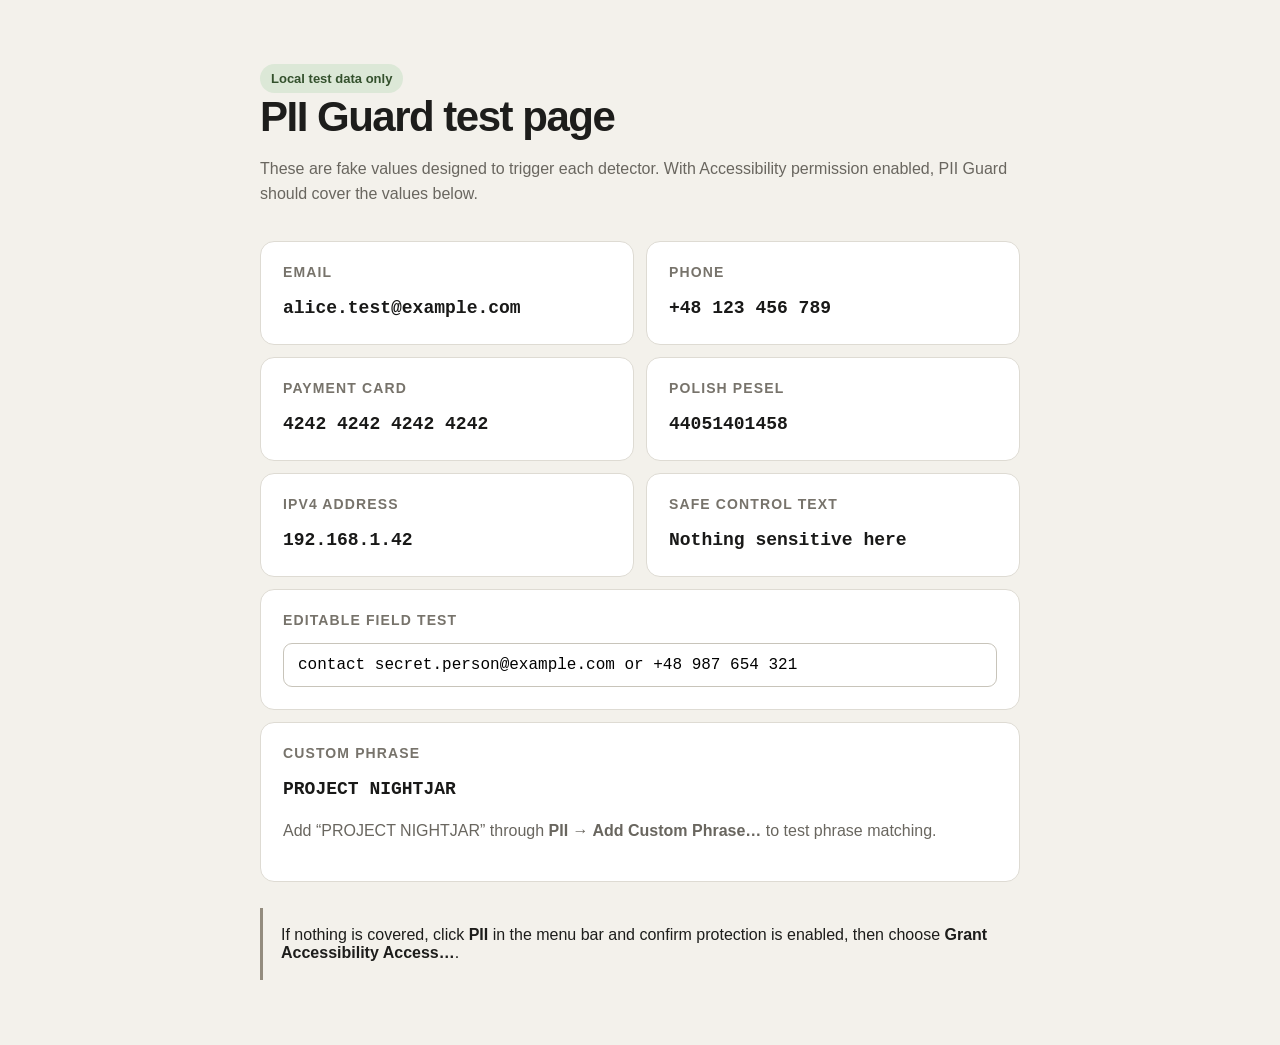
<file: test-page.html>
<!doctype html>
<html lang="en">
<head>
  <meta charset="utf-8">
  <meta name="viewport" content="width=device-width, initial-scale=1">
  <title>PII Guard Test Page</title>
  <style>
    :root { color-scheme: light; font-family: -apple-system, BlinkMacSystemFont, "Segoe UI", sans-serif; }
    body { margin: 0; background: #f3f1eb; color: #1d1d1b; }
    main { width: min(760px, calc(100% - 40px)); margin: 64px auto; }
    header { margin-bottom: 34px; }
    h1 { margin: 0 0 10px; font-size: 42px; letter-spacing: -1.5px; }
    p { color: #69665f; line-height: 1.55; }
    .status { display: inline-block; padding: 7px 11px; border-radius: 999px; background: #dce8d7; color: #34512d; font-size: 13px; font-weight: 650; }
    .grid { display: grid; grid-template-columns: 1fr 1fr; gap: 12px; }
    article { padding: 22px; background: #fff; border: 1px solid #dedbd3; border-radius: 14px; }
    article.wide { grid-column: 1 / -1; }
    h2 { margin: 0 0 15px; font-size: 14px; color: #77736b; text-transform: uppercase; letter-spacing: .08em; }
    .value { margin: 0; color: #191918; font: 600 18px/1.5 ui-monospace, SFMono-Regular, Menlo, monospace; user-select: text; }
    input { box-sizing: border-box; width: 100%; padding: 12px 14px; border: 1px solid #c8c4ba; border-radius: 9px; font: 16px ui-monospace, monospace; }
    footer { margin-top: 26px; padding: 18px; border-left: 3px solid #938c7e; }
    @media (max-width: 620px) { .grid { grid-template-columns: 1fr; } article.wide { grid-column: auto; } }
  </style>
</head>
<body>
  <main>
    <header>
      <span class="status">Local test data only</span>
      <h1>PII Guard test page</h1>
      <p>These are fake values designed to trigger each detector. With Accessibility permission enabled, PII Guard should cover the values below.</p>
    </header>

    <section class="grid">
      <article>
        <h2>Email</h2>
        <p class="value">alice.test@example.com</p>
      </article>
      <article>
        <h2>Phone</h2>
        <p class="value">+48 123 456 789</p>
      </article>
      <article>
        <h2>Payment card</h2>
        <p class="value">4242 4242 4242 4242</p>
      </article>
      <article>
        <h2>Polish PESEL</h2>
        <p class="value">44051401458</p>
      </article>
      <article>
        <h2>IPv4 address</h2>
        <p class="value">192.168.1.42</p>
      </article>
      <article>
        <h2>Safe control text</h2>
        <p class="value">Nothing sensitive here</p>
      </article>
      <article class="wide">
        <h2>Editable field test</h2>
        <input value="contact secret.person@example.com or +48 987 654 321" aria-label="PII test input">
      </article>
      <article class="wide">
        <h2>Custom phrase</h2>
        <p class="value">PROJECT NIGHTJAR</p>
        <p>Add “PROJECT NIGHTJAR” through <strong>PII → Add Custom Phrase…</strong> to test phrase matching.</p>
      </article>
    </section>

    <footer>
      If nothing is covered, click <strong>PII</strong> in the menu bar and confirm protection is enabled, then choose <strong>Grant Accessibility Access…</strong>.
    </footer>
  </main>
</body>
</html>
</file>
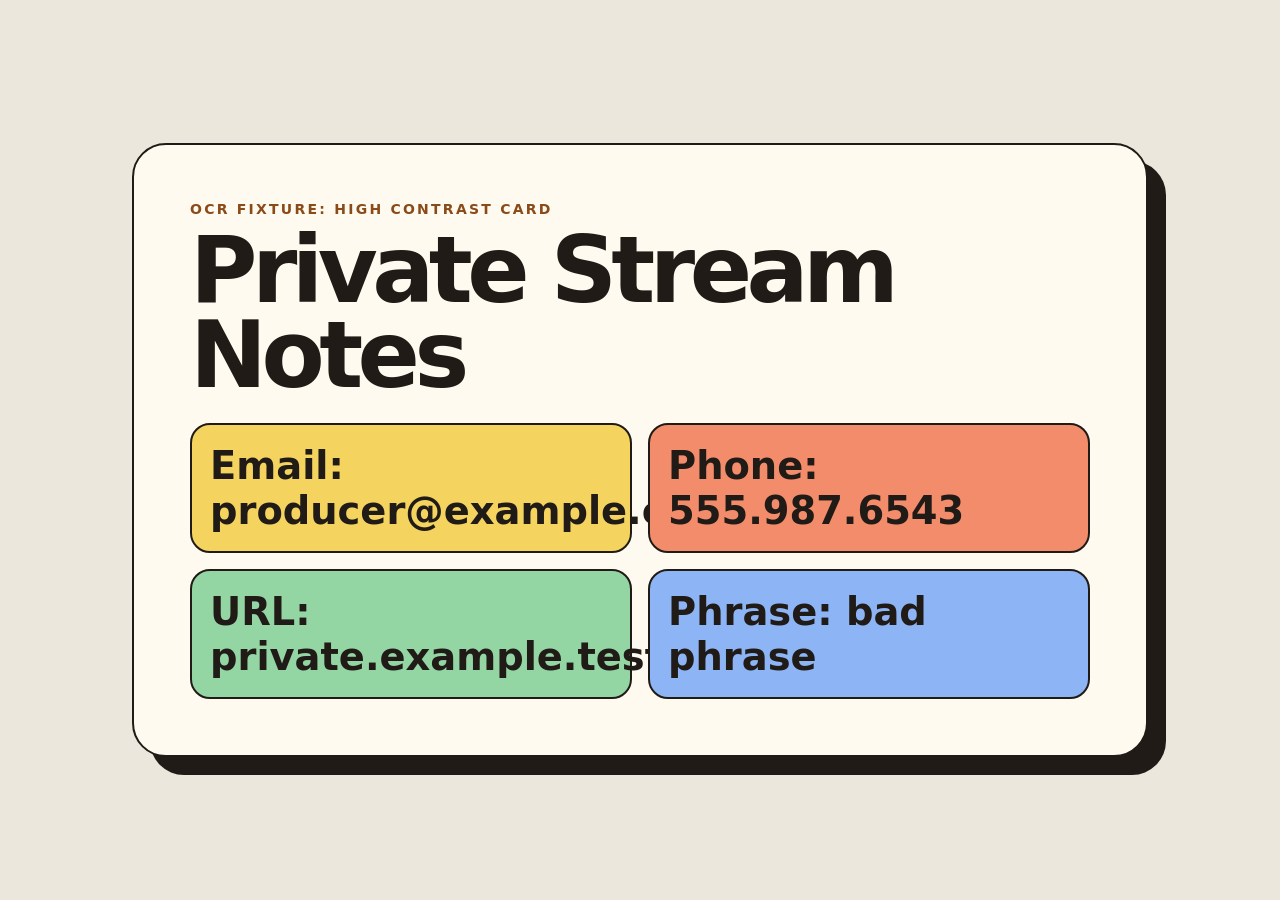
<file: test-fixtures/card-fixture.html>
<!doctype html>
<html lang="en">
<head>
  <meta charset="utf-8">
  <meta name="viewport" content="width=device-width, initial-scale=1">
  <title>Stream Guard Card Fixture</title>
  <style>
    body {
      margin: 0;
      min-height: 100vh;
      display: grid;
      place-items: center;
      font-family: Inter, ui-sans-serif, system-ui, -apple-system, BlinkMacSystemFont, "Segoe UI", sans-serif;
      background: #ece7dc;
      color: #201b16;
    }
    .card {
      width: min(900px, calc(100vw - 48px));
      padding: clamp(28px, 5vw, 56px);
      border-radius: 34px;
      background: #fffaf0;
      border: 2px solid #201b16;
      box-shadow: 18px 18px 0 #201b16;
    }
    .eyebrow {
      text-transform: uppercase;
      letter-spacing: 0.16em;
      font-size: 14px;
      font-weight: 800;
      color: #8a4b19;
    }
    h1 {
      margin: 12px 0 24px;
      font-size: clamp(42px, 8vw, 92px);
      line-height: 0.92;
      letter-spacing: -0.06em;
    }
    .grid {
      display: grid;
      grid-template-columns: repeat(2, minmax(0, 1fr));
      gap: 16px;
      font-size: clamp(22px, 3vw, 40px);
      font-weight: 750;
    }
    .item {
      padding: 18px;
      border: 2px solid #201b16;
      border-radius: 20px;
      background: #f5d35f;
    }
    .item:nth-child(2) { background: #f38c6b; }
    .item:nth-child(3) { background: #93d6a4; }
    .item:nth-child(4) { background: #8db4f4; }
    @media (max-width: 720px) {
      .grid { grid-template-columns: 1fr; }
    }
  </style>
</head>
<body>
  <main class="card">
    <div class="eyebrow">OCR fixture: high contrast card</div>
    <h1>Private Stream Notes</h1>
    <section class="grid">
      <div class="item">Email: producer@example.com</div>
      <div class="item">Phone: 555.987.6543</div>
      <div class="item">URL: private.example.test/admin</div>
      <div class="item">Phrase: bad phrase</div>
    </section>
  </main>
</body>
</html>
</file>
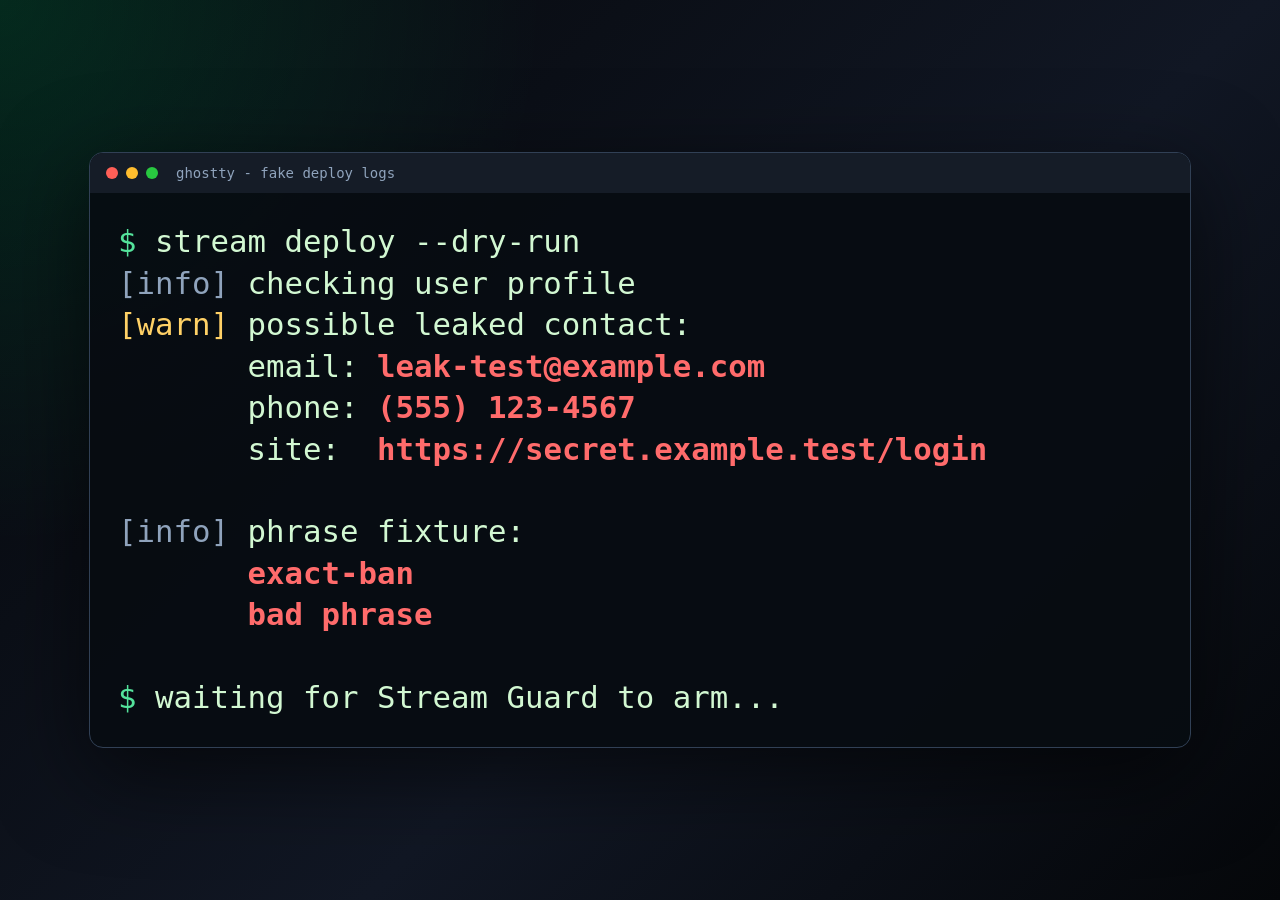
<file: test-fixtures/fake-terminal.html>
<!doctype html>
<html lang="en">
<head>
  <meta charset="utf-8">
  <meta name="viewport" content="width=device-width, initial-scale=1">
  <title>Stream Guard Fake Terminal Fixture</title>
  <style>
    :root {
      color-scheme: dark;
      font-family: "SF Mono", Menlo, Monaco, Consolas, monospace;
      background: #05070a;
      color: #d2f8d2;
    }
    body {
      margin: 0;
      min-height: 100vh;
      display: grid;
      place-items: center;
      background:
        radial-gradient(circle at top left, rgba(0, 255, 148, 0.14), transparent 34rem),
        linear-gradient(135deg, #05070a, #111724 58%, #05070a);
    }
    .terminal {
      width: min(1100px, calc(100vw - 48px));
      border: 1px solid #314055;
      border-radius: 14px;
      overflow: hidden;
      box-shadow: 0 24px 90px rgba(0, 0, 0, 0.62);
      background: rgba(7, 12, 18, 0.94);
    }
    .bar {
      display: flex;
      gap: 8px;
      align-items: center;
      padding: 12px 16px;
      background: #151c27;
      color: #8fa3bc;
      font-size: 14px;
    }
    .dot {
      width: 12px;
      height: 12px;
      border-radius: 50%;
      background: #ff5f57;
    }
    .dot:nth-child(2) { background: #ffbd2e; }
    .dot:nth-child(3) { background: #28c840; }
    .title { margin-left: 10px; }
    pre {
      margin: 0;
      padding: 28px;
      font-size: clamp(18px, 2.4vw, 32px);
      line-height: 1.35;
      white-space: pre-wrap;
    }
    .prompt { color: #54e39c; }
    .warn { color: #ffd166; }
    .leak { color: #ff6b6b; font-weight: 700; }
    .safe { color: #8fa3bc; }
  </style>
</head>
<body>
  <main class="terminal" aria-label="Fake terminal with test sensitive text">
    <div class="bar">
      <span class="dot"></span><span class="dot"></span><span class="dot"></span>
      <span class="title">ghostty - fake deploy logs</span>
    </div>
    <pre><span class="prompt">$</span> stream deploy --dry-run
<span class="safe">[info]</span> checking user profile
<span class="warn">[warn]</span> possible leaked contact:
       email: <span class="leak">leak-test@example.com</span>
       phone: <span class="leak">(555) 123-4567</span>
       site:  <span class="leak">https://secret.example.test/login</span>

<span class="safe">[info]</span> phrase fixture:
       <span class="leak">exact-ban</span>
       <span class="leak">bad phrase</span>

<span class="prompt">$</span> waiting for Stream Guard to arm...</pre>
  </main>
</body>
</html>
</file>
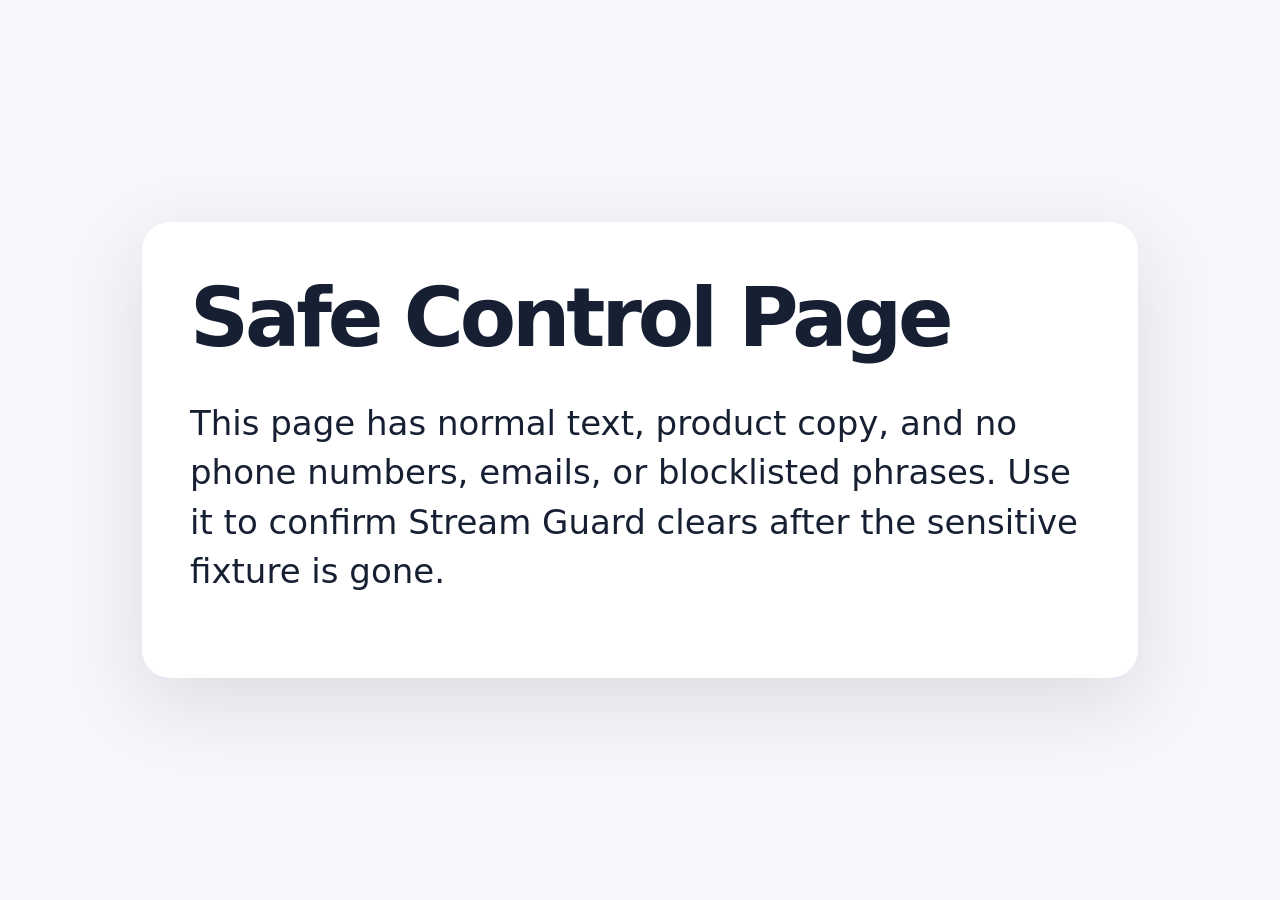
<file: test-fixtures/safe-control.html>
<!doctype html>
<html lang="en">
<head>
  <meta charset="utf-8">
  <meta name="viewport" content="width=device-width, initial-scale=1">
  <title>Stream Guard Safe Control Fixture</title>
  <style>
    body {
      margin: 0;
      min-height: 100vh;
      display: grid;
      place-items: center;
      background: #f6f7fb;
      color: #172033;
      font-family: ui-sans-serif, system-ui, -apple-system, BlinkMacSystemFont, "Segoe UI", sans-serif;
    }
    main {
      width: min(900px, calc(100vw - 48px));
      padding: 48px;
      border-radius: 28px;
      background: white;
      box-shadow: 0 24px 80px rgba(23, 32, 51, 0.12);
    }
    h1 {
      font-size: clamp(38px, 7vw, 82px);
      margin: 0 0 18px;
      letter-spacing: -0.05em;
    }
    p {
      font-size: clamp(20px, 3vw, 34px);
      line-height: 1.45;
    }
  </style>
</head>
<body>
  <main>
    <h1>Safe Control Page</h1>
    <p>This page has normal text, product copy, and no phone numbers, emails, or blocklisted phrases. Use it to confirm Stream Guard clears after the sensitive fixture is gone.</p>
  </main>
</body>
</html>
</file>
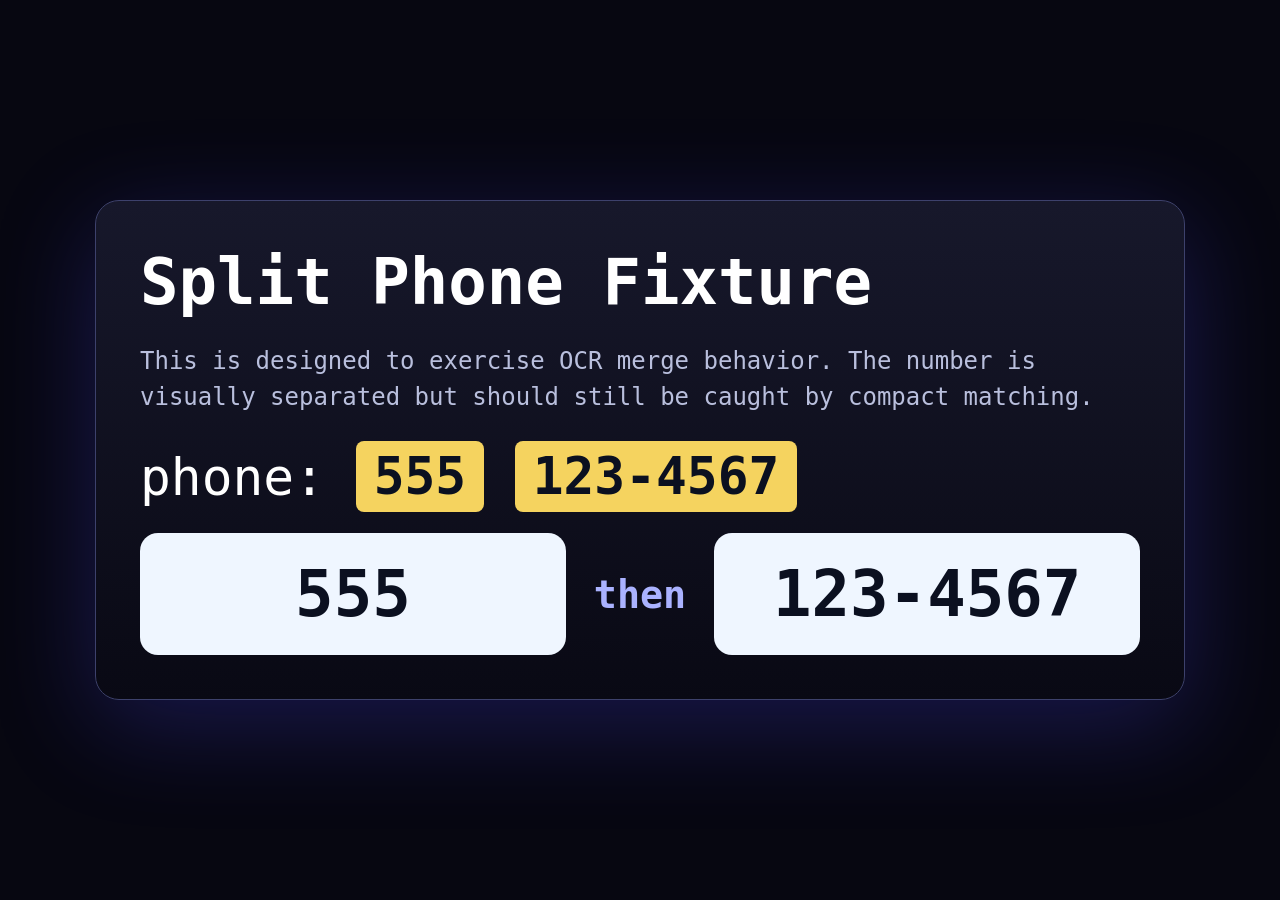
<file: test-fixtures/split-frame.html>
<!doctype html>
<html lang="en">
<head>
  <meta charset="utf-8">
  <meta name="viewport" content="width=device-width, initial-scale=1">
  <title>Stream Guard Split Frame Fixture</title>
  <style>
    body {
      margin: 0;
      min-height: 100vh;
      display: grid;
      place-items: center;
      background: #070711;
      color: white;
      font-family: "SF Mono", Menlo, Monaco, Consolas, monospace;
      overflow: hidden;
    }
    .panel {
      width: min(1000px, calc(100vw - 48px));
      padding: 44px;
      border-radius: 24px;
      background: linear-gradient(180deg, #17182b, #090914);
      border: 1px solid #3d416c;
      box-shadow: 0 24px 100px rgba(80, 75, 255, 0.25);
    }
    h1 {
      margin: 0 0 22px;
      font-size: clamp(28px, 5vw, 64px);
    }
    .row {
      display: flex;
      align-items: center;
      justify-content: space-between;
      gap: 28px;
      margin-top: 18px;
      font-size: clamp(26px, 5vw, 76px);
      font-weight: 800;
    }
    .chunk {
      flex: 1;
      padding: 24px;
      border-radius: 18px;
      text-align: center;
      background: #eff6ff;
      color: #0b1020;
    }
    .gap {
      font-size: clamp(18px, 3vw, 42px);
      color: #aab2ff;
    }
    p {
      color: #b9bfdd;
      font-size: clamp(16px, 2vw, 24px);
      line-height: 1.5;
    }
    .phone-line {
      font-size: clamp(28px, 4vw, 56px);
      color: #ffffff;
      margin: 0 0 18px;
    }
    .phone-line strong {
      color: #0b1020;
      background: #f5d35f;
      padding: 0.1em 0.35em;
      border-radius: 8px;
    }
  </style>
</head>
<body>
  <main class="panel">
    <h1>Split Phone Fixture</h1>
    <p>This is designed to exercise OCR merge behavior. The number is visually separated but should still be caught by compact matching.</p>
    <p class="phone-line">phone: <strong>555</strong> <strong>123-4567</strong></p>
    <div class="row">
      <div class="chunk">555</div>
      <div class="gap">then</div>
      <div class="chunk">123-4567</div>
    </div>
  </main>
</body>
</html>
</file>
